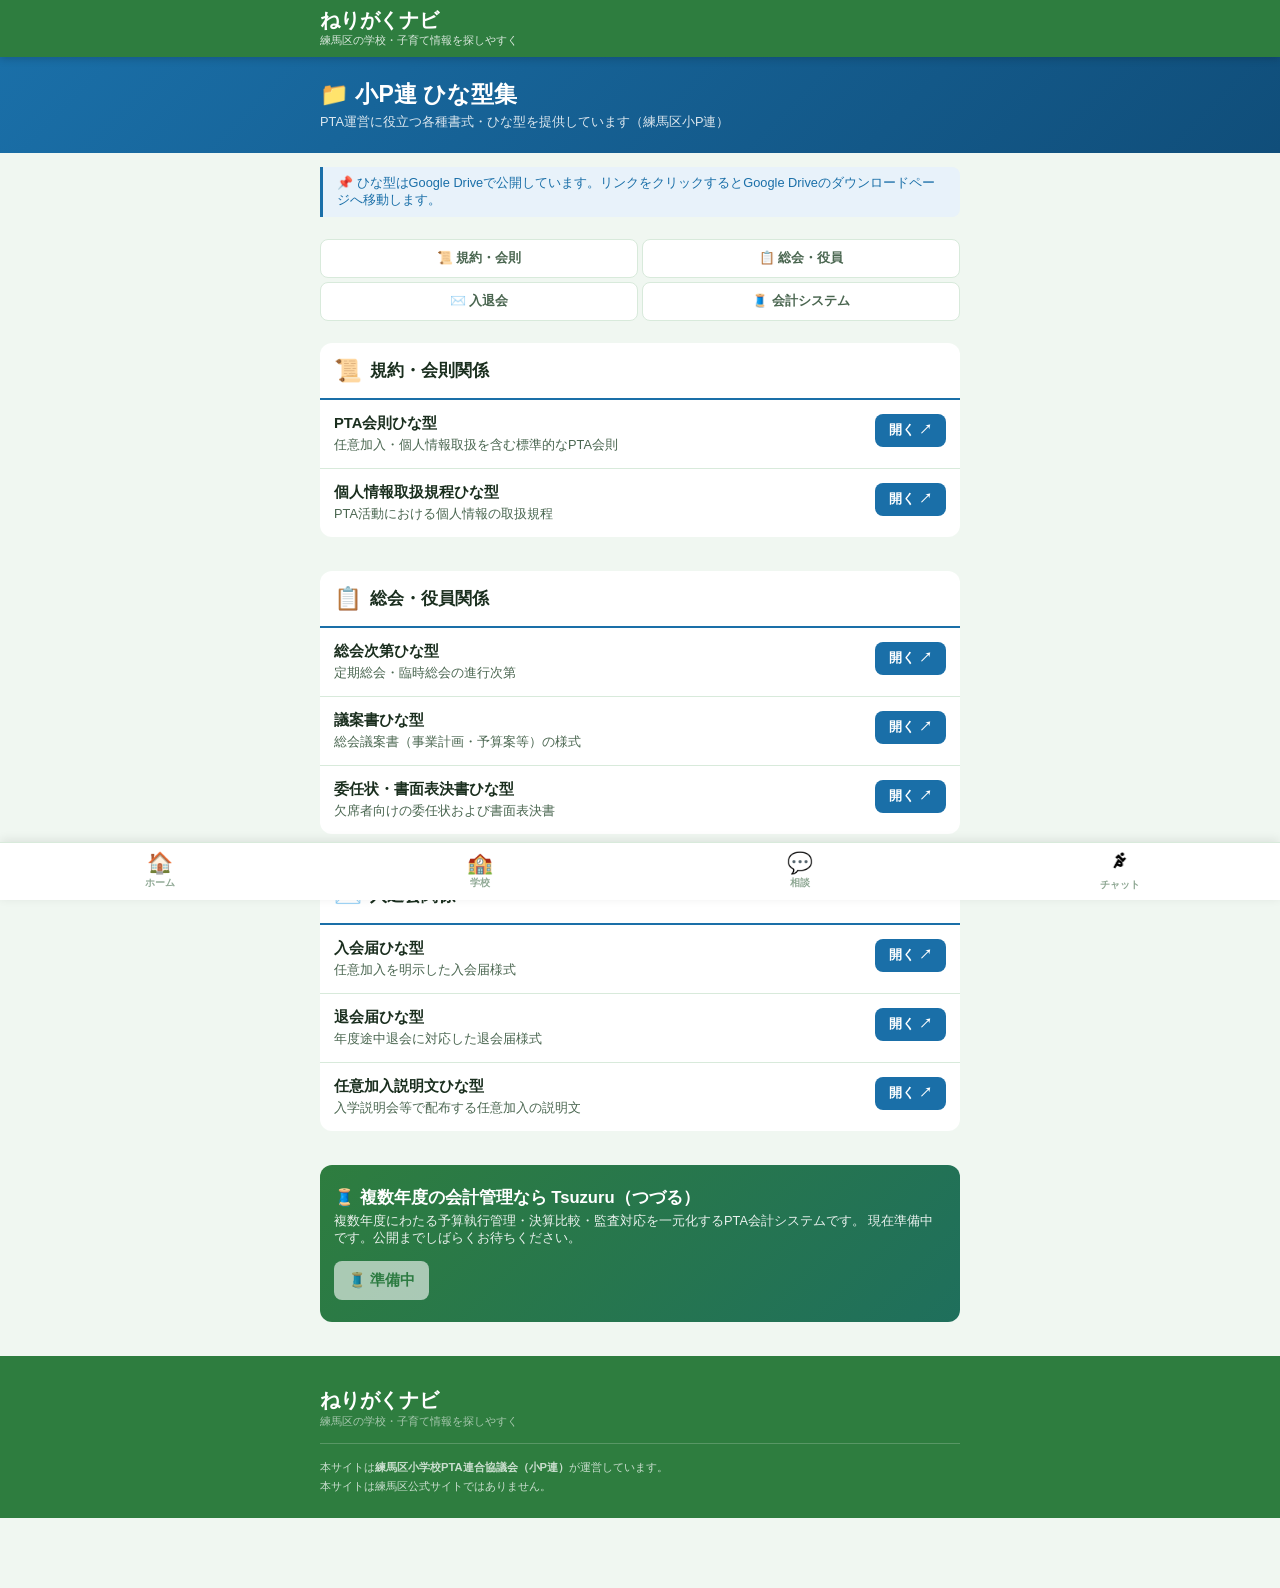
<file: hinagata/index.html>
<!DOCTYPE html>
<html lang="ja">
<head>
  <meta charset="UTF-8">
  <meta name="viewport" content="width=device-width, initial-scale=1.0">
  <meta name="description" content="練馬区小学校PTA連合協議会が提供するPTA運営のひな型集。会則・総会資料・入会届・会計書類等を掲載。">
  <title>ひな型集 ｜ ねりがくナビ</title>
  <link rel="stylesheet" href="/css/style.css">
  <style>
    .page-hero {
      background: linear-gradient(135deg, var(--color-blue-main) 0%, #104e7a 100%);
      color: white;
      padding: var(--space-lg) var(--space-md);
    }
    .page-hero-inner { max-width: var(--max-width); margin: 0 auto; }
    .page-hero h1 { font-size: var(--font-size-xl); font-weight: 800; }
    .page-hero p { font-size: var(--font-size-sm); opacity: 0.85; margin-top: 4px; }

    .hinagata-note {
      background: var(--color-blue-light);
      border-left: 3px solid var(--color-blue-main);
      border-radius: 0 var(--radius-sm) var(--radius-sm) 0;
      padding: var(--space-sm) var(--space-md);
      font-size: var(--font-size-sm);
      color: var(--color-blue-main);
      margin-bottom: var(--space-lg);
    }

    .hinagata-toc {
      display: grid;
      grid-template-columns: 1fr 1fr;
      gap: var(--space-xs);
      margin-bottom: var(--space-lg);
    }
    .toc-link {
      background: var(--color-surface);
      border: 1.5px solid var(--color-border);
      border-radius: var(--radius-sm);
      padding: 10px var(--space-sm);
      font-size: var(--font-size-sm);
      font-weight: 700;
      text-align: center;
      text-decoration: none;
      color: var(--color-text-sub);
      transition: border-color 0.15s, color 0.15s;
    }
    .toc-link:hover { border-color: var(--color-blue-main); color: var(--color-blue-main); }

    .hinagata-section { margin-bottom: var(--space-xl); scroll-margin-top: 80px; }
    .hinagata-section-heading {
      display: flex;
      align-items: center;
      gap: var(--space-sm);
      background: var(--color-surface);
      border-radius: var(--radius-md) var(--radius-md) 0 0;
      border-bottom: 2px solid var(--color-blue-main);
      padding: var(--space-md);
    }
    .hinagata-section-heading h2 { font-size: var(--font-size-md); font-weight: 800; }
    .hs-icon { font-size: 1.4rem; }

    .hinagata-item {
      background: var(--color-surface);
      border-bottom: 1px solid var(--color-border);
      padding: var(--space-md);
      display: flex;
      align-items: flex-start;
      gap: var(--space-md);
    }
    .hinagata-item:last-child {
      border-bottom: none;
      border-radius: 0 0 var(--radius-md) var(--radius-md);
    }
    .hinagata-item-text { flex: 1; }
    .hinagata-item-title { font-weight: 700; margin-bottom: 4px; }
    .hinagata-item-desc { font-size: var(--font-size-sm); color: var(--color-text-sub); }
    .dl-btn {
      flex-shrink: 0;
      background: var(--color-blue-main);
      color: white;
      border-radius: var(--radius-sm);
      padding: 8px 14px;
      font-size: var(--font-size-sm);
      font-weight: 700;
      text-decoration: none;
      white-space: nowrap;
      transition: opacity 0.15s;
    }
    .dl-btn:hover { opacity: 0.85; }
    .dl-btn.disabled {
      background: var(--color-border);
      color: var(--color-text-muted);
      cursor: default;
      pointer-events: none;
    }

    .tsuzuru-section {
      background: linear-gradient(135deg, var(--color-green-main) 0%, #1f6f5c 100%);
      border-radius: var(--radius-md);
      padding: var(--space-lg) var(--space-md);
      margin-bottom: var(--space-xl);
      color: white;
    }
    .tsuzuru-section h2 { font-size: var(--font-size-md); font-weight: 800; margin-bottom: var(--space-xs); }
    .tsuzuru-section p { font-size: var(--font-size-sm); opacity: 0.9; margin-bottom: var(--space-md); }
    .tsuzuru-btn {
      display: inline-flex;
      align-items: center;
      gap: 6px;
      background: white;
      color: var(--color-green-main);
      border-radius: var(--radius-sm);
      padding: 10px var(--space-md);
      font-weight: 800;
      font-size: var(--font-size-base);
      text-decoration: none;
      transition: opacity 0.15s;
    }
    .tsuzuru-btn:hover { opacity: 0.9; }
  </style>
</head>
<body>

<header class="site-header" role="banner">
  <div class="header-inner">
    <div class="header-brand">
      <a href="/" style="color:white; text-decoration:none;">
        <div class="site-name">ねりがくナビ</div>
        <div class="site-tagline">練馬区の学校・子育て情報を探しやすく</div>
      </a>
    </div>
  </div>
</header>

<div class="page-hero">
  <div class="page-hero-inner">
    <h1>📁 小P連 ひな型集</h1>
    <p>PTA運営に役立つ各種書式・ひな型を提供しています（練馬区小P連）</p>
  </div>
</div>

<main>
  <div class="section">
    <div class="section-inner">

      <div class="hinagata-note">
        📌 ひな型はGoogle Driveで公開しています。リンクをクリックするとGoogle Driveのダウンロードページへ移動します。
      </div>

      <!-- 目次 -->
      <nav aria-label="ひな型カテゴリ">
        <div class="hinagata-toc">
          <a href="#rules" class="toc-link">📜 規約・会則</a>
          <a href="#assembly" class="toc-link">📋 総会・役員</a>
          <a href="#membership" class="toc-link">✉️ 入退会</a>
          <a href="#tsuzuru" class="toc-link">🧵 会計システム</a>
        </div>
      </nav>

      <!-- 規約・会則 -->
      <section id="rules" class="hinagata-section" aria-labelledby="cat-rules">
        <div class="hinagata-section-heading">
          <span class="hs-icon" aria-hidden="true">📜</span>
          <h2 id="cat-rules">規約・会則関係</h2>
        </div>
        <div class="hinagata-item">
          <div class="hinagata-item-text">
            <div class="hinagata-item-title">PTA会則ひな型</div>
            <div class="hinagata-item-desc">任意加入・個人情報取扱を含む標準的なPTA会則</div>
          </div>
          <a href="https://drive.google.com/drive/folders/1FbEWzj_BWBAlU6qRRu-_kffH6oNe4BcH?usp=drive_link" class="dl-btn" target="_blank" rel="noopener noreferrer" aria-label="PTA会則ひな型（準備中）">開く ↗</a>
        </div>
        <div class="hinagata-item">
          <div class="hinagata-item-text">
            <div class="hinagata-item-title">個人情報取扱規程ひな型</div>
            <div class="hinagata-item-desc">PTA活動における個人情報の取扱規程</div>
          </div>
          <a href="https://drive.google.com/drive/folders/1FbEWzj_BWBAlU6qRRu-_kffH6oNe4BcH?usp=drive_link" class="dl-btn" target="_blank" rel="noopener noreferrer" aria-label="個人情報取扱規程ひな型（準備中）">開く ↗</a>
        </div>
      </section>

      <!-- 総会・役員 -->
      <section id="assembly" class="hinagata-section" aria-labelledby="cat-assembly">
        <div class="hinagata-section-heading">
          <span class="hs-icon" aria-hidden="true">📋</span>
          <h2 id="cat-assembly">総会・役員関係</h2>
        </div>
        <div class="hinagata-item">
          <div class="hinagata-item-text">
            <div class="hinagata-item-title">総会次第ひな型</div>
            <div class="hinagata-item-desc">定期総会・臨時総会の進行次第</div>
          </div>
          <a href="https://drive.google.com/drive/folders/1FbEWzj_BWBAlU6qRRu-_kffH6oNe4BcH?usp=drive_link" class="dl-btn" target="_blank" rel="noopener noreferrer">開く ↗</a>
        </div>
        <div class="hinagata-item">
          <div class="hinagata-item-text">
            <div class="hinagata-item-title">議案書ひな型</div>
            <div class="hinagata-item-desc">総会議案書（事業計画・予算案等）の様式</div>
          </div>
          <a href="https://drive.google.com/drive/folders/1FbEWzj_BWBAlU6qRRu-_kffH6oNe4BcH?usp=drive_link" class="dl-btn" target="_blank" rel="noopener noreferrer">開く ↗</a>
        </div>
        <div class="hinagata-item">
          <div class="hinagata-item-text">
            <div class="hinagata-item-title">委任状・書面表決書ひな型</div>
            <div class="hinagata-item-desc">欠席者向けの委任状および書面表決書</div>
          </div>
          <a href="https://drive.google.com/drive/folders/1FbEWzj_BWBAlU6qRRu-_kffH6oNe4BcH?usp=drive_link" class="dl-btn" target="_blank" rel="noopener noreferrer">開く ↗</a>
        </div>
      </section>

      <!-- 入退会 -->
      <section id="membership" class="hinagata-section" aria-labelledby="cat-membership">
        <div class="hinagata-section-heading">
          <span class="hs-icon" aria-hidden="true">✉️</span>
          <h2 id="cat-membership">入退会関係</h2>
        </div>
        <div class="hinagata-item">
          <div class="hinagata-item-text">
            <div class="hinagata-item-title">入会届ひな型</div>
            <div class="hinagata-item-desc">任意加入を明示した入会届様式</div>
          </div>
          <a href="https://drive.google.com/drive/folders/1FbEWzj_BWBAlU6qRRu-_kffH6oNe4BcH?usp=drive_link" class="dl-btn" target="_blank" rel="noopener noreferrer">開く ↗</a>
        </div>
        <div class="hinagata-item">
          <div class="hinagata-item-text">
            <div class="hinagata-item-title">退会届ひな型</div>
            <div class="hinagata-item-desc">年度途中退会に対応した退会届様式</div>
          </div>
          <a href="https://drive.google.com/drive/folders/1FbEWzj_BWBAlU6qRRu-_kffH6oNe4BcH?usp=drive_link" class="dl-btn" target="_blank" rel="noopener noreferrer">開く ↗</a>
        </div>
        <div class="hinagata-item">
          <div class="hinagata-item-text">
            <div class="hinagata-item-title">任意加入説明文ひな型</div>
            <div class="hinagata-item-desc">入学説明会等で配布する任意加入の説明文</div>
          </div>
          <a href="https://drive.google.com/drive/folders/1FbEWzj_BWBAlU6qRRu-_kffH6oNe4BcH?usp=drive_link" class="dl-btn" target="_blank" rel="noopener noreferrer">開く ↗</a>
        </div>
      </section>

      <!-- Tsuzuru -->
      <section id="tsuzuru" class="tsuzuru-section" aria-labelledby="cat-tsuzuru">
        <h2 id="cat-tsuzuru">🧵 複数年度の会計管理なら Tsuzuru（つづる）</h2>
        <p>
          複数年度にわたる予算執行管理・決算比較・監査対応を一元化するPTA会計システムです。
          現在準備中です。公開までしばらくお待ちください。
        </p>
        <span class="tsuzuru-btn" style="opacity:.6; cursor:default;">🧵 準備中</span>
      </section>

    </div>
  </div>
</main>

<footer class="site-footer" role="contentinfo">
  <div class="footer-inner">
    <div class="footer-brand">
      <div class="site-name">ねりがくナビ</div>
      <div class="site-tagline">練馬区の学校・子育て情報を探しやすく</div>
    </div>
    <p class="footer-disclaimer">
      本サイトは<strong>練馬区小学校PTA連合協議会（小P連）</strong>が運営しています。<br>
      本サイトは練馬区公式サイトではありません。
    </p>
  </div>
</footer>

<nav class="bottom-nav" role="navigation" aria-label="メインナビゲーション">
  <a href="/" class="nav-item" aria-label="ホーム">
    <span class="nav-icon">🏠</span><span>ホーム</span>
  </a>
  <a href="https://www.city.nerima.tokyo.jp/shisetsu/gakko/sho/index.html"
     class="nav-item" target="_blank" rel="noopener noreferrer" aria-label="学校">
    <span class="nav-icon">🏫</span><span>学校</span>
  </a>
  <a href="/soudan/" class="nav-item" aria-label="相談">
    <span class="nav-icon">💬</span><span>相談</span>
  </a>
  <a href="https://line.me/ti/g2/fMlpivg3_bPqLwk0V5b9CKYP1TZJrXjJ4o-lQQ?utm_source=invitation&utm_medium=link_copy&utm_campaign=default"
     class="nav-item" target="_blank" rel="noopener noreferrer" aria-label="オープンチャット">
    <span class="nav-icon"><img src="/images/kopren-icon.webp" alt="小P連" style="width:1.3rem;height:1.3rem;object-fit:contain;"></span><span>チャット</span>
  </a>
</nav>

<script src="/js/main.js"></script>
</body>
</html>
</file>
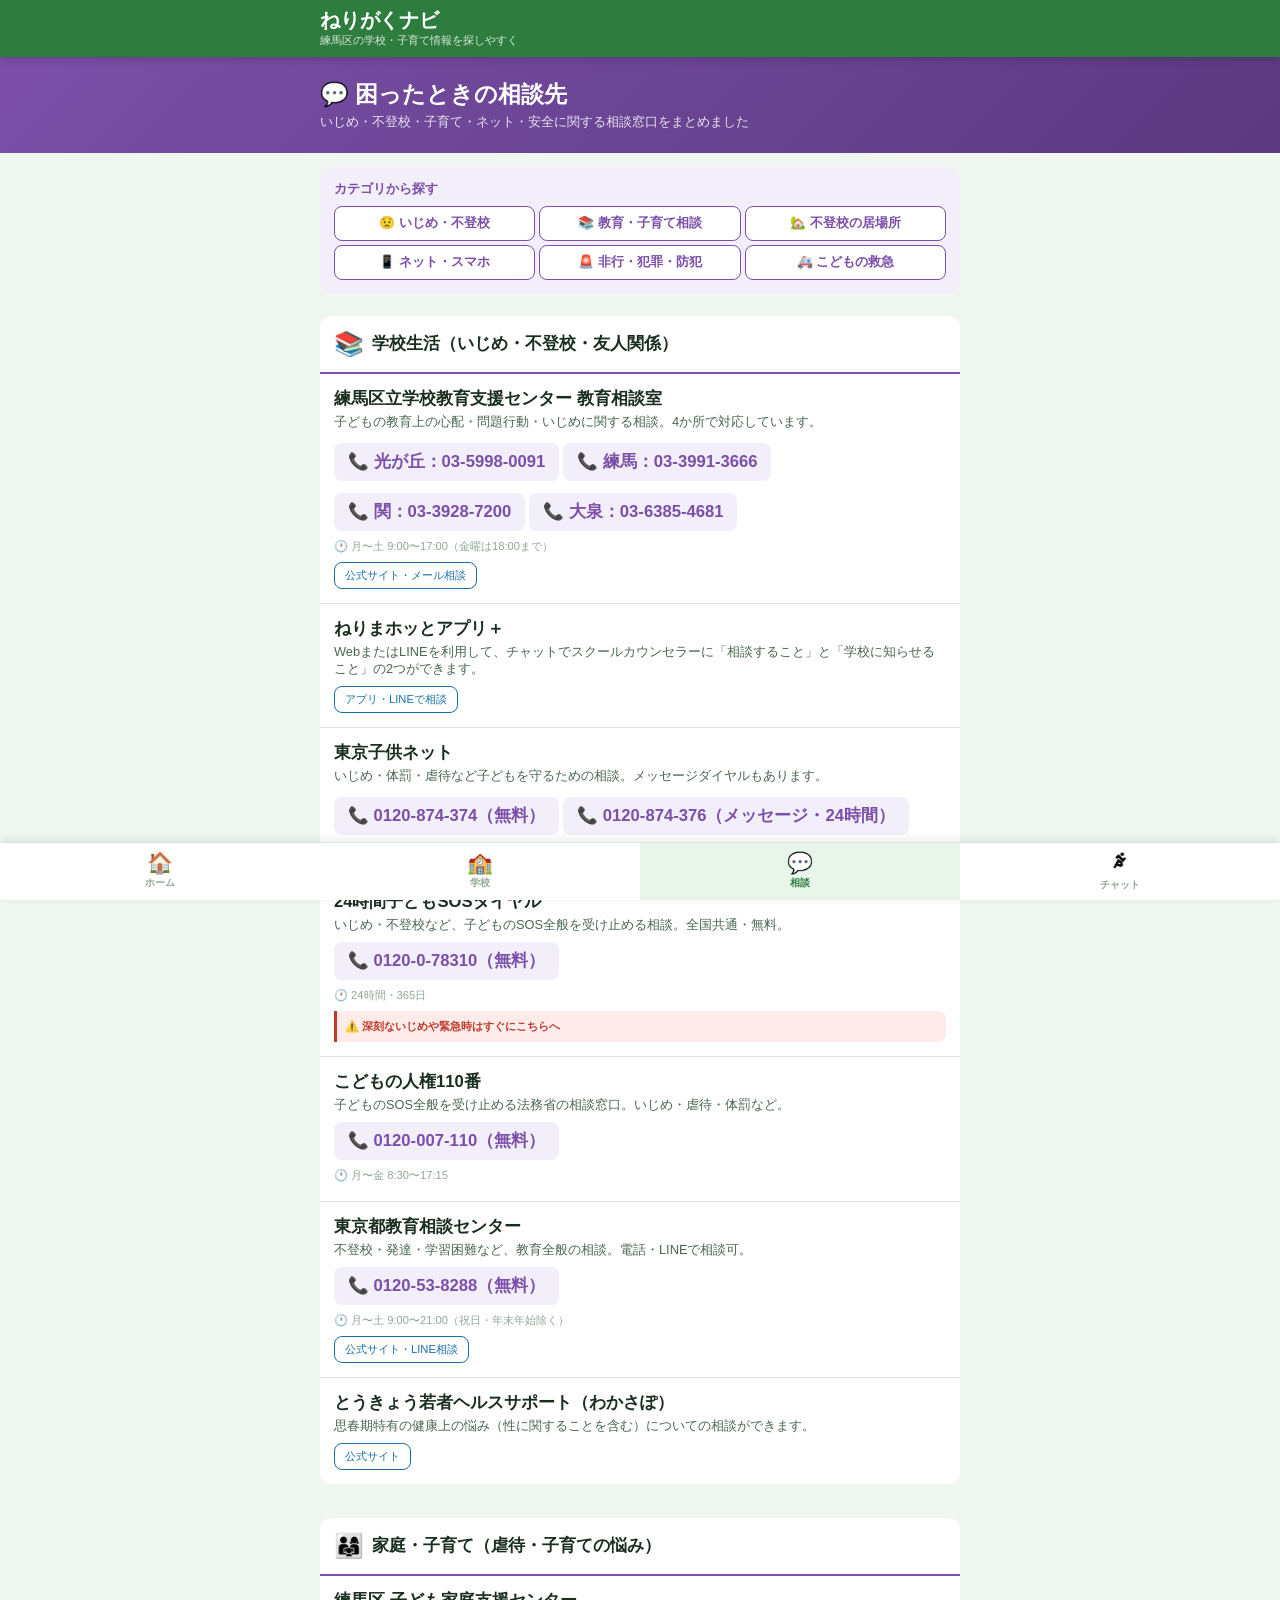
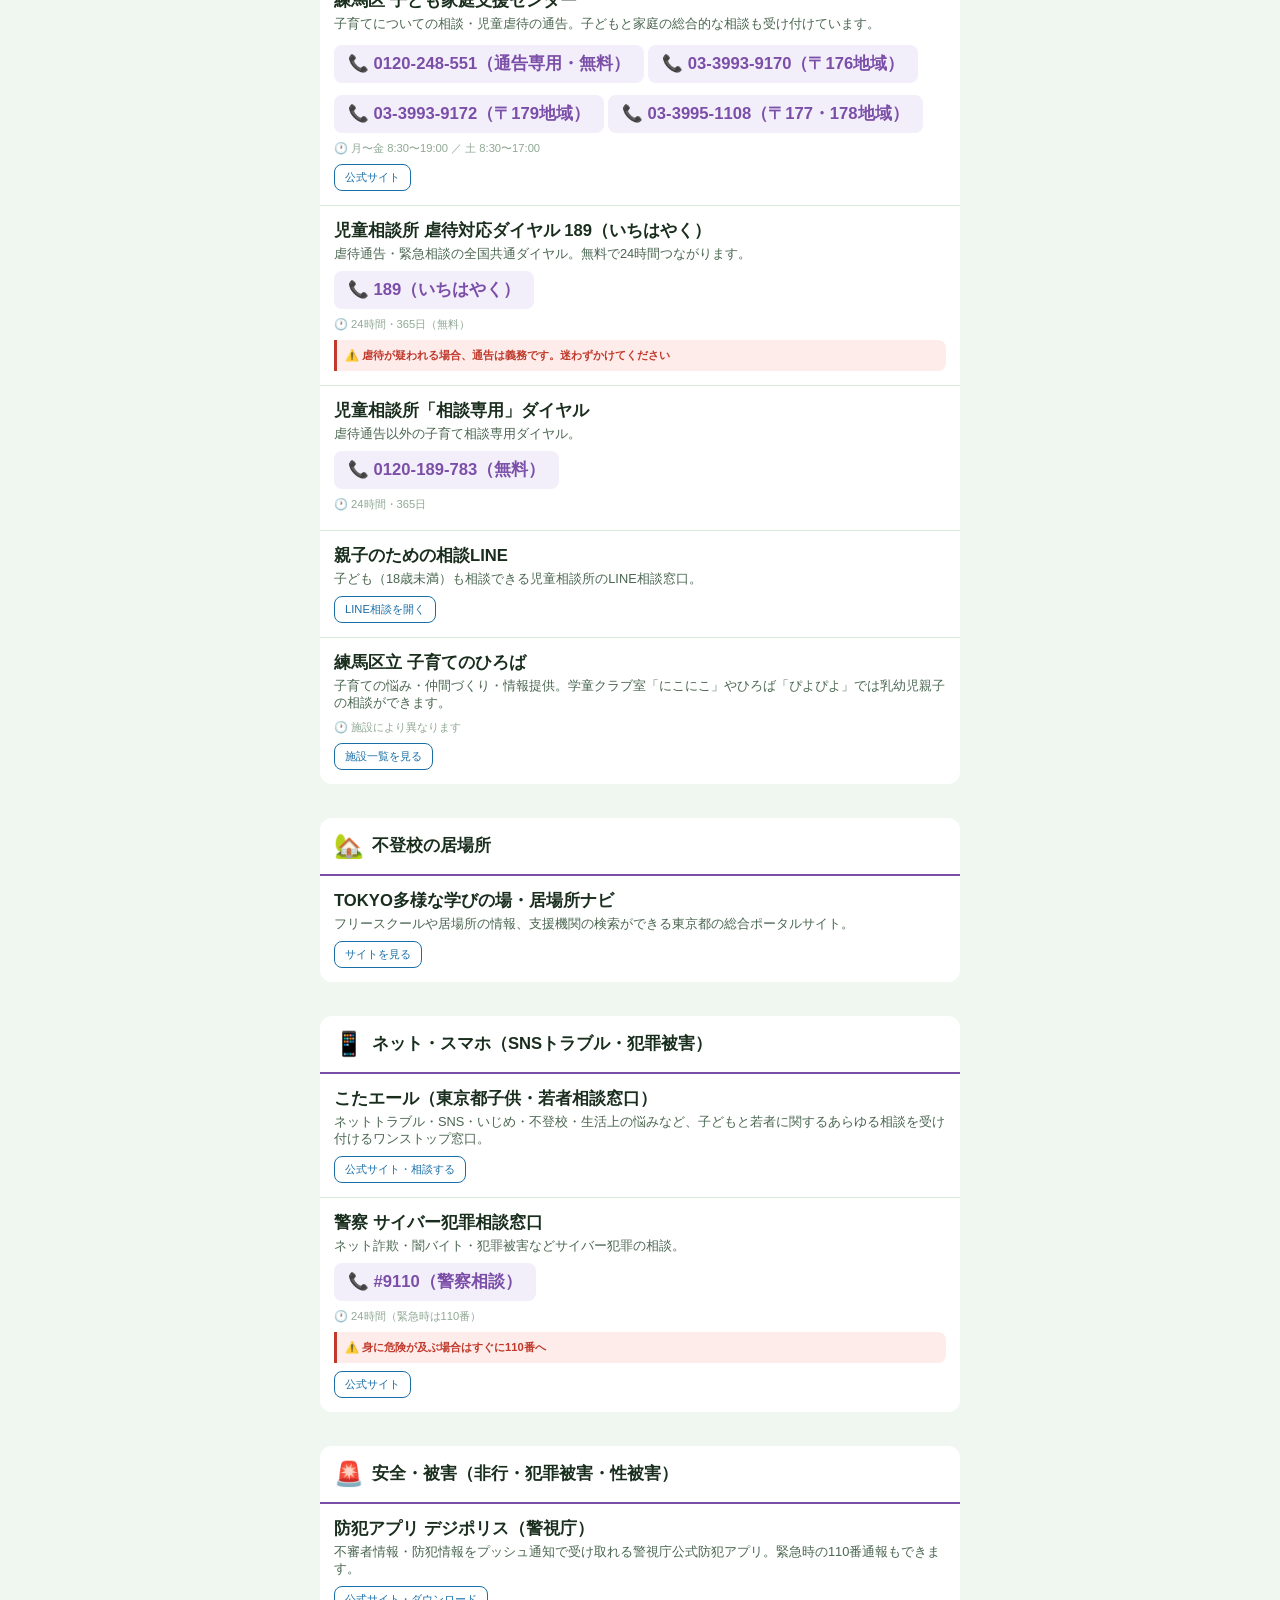
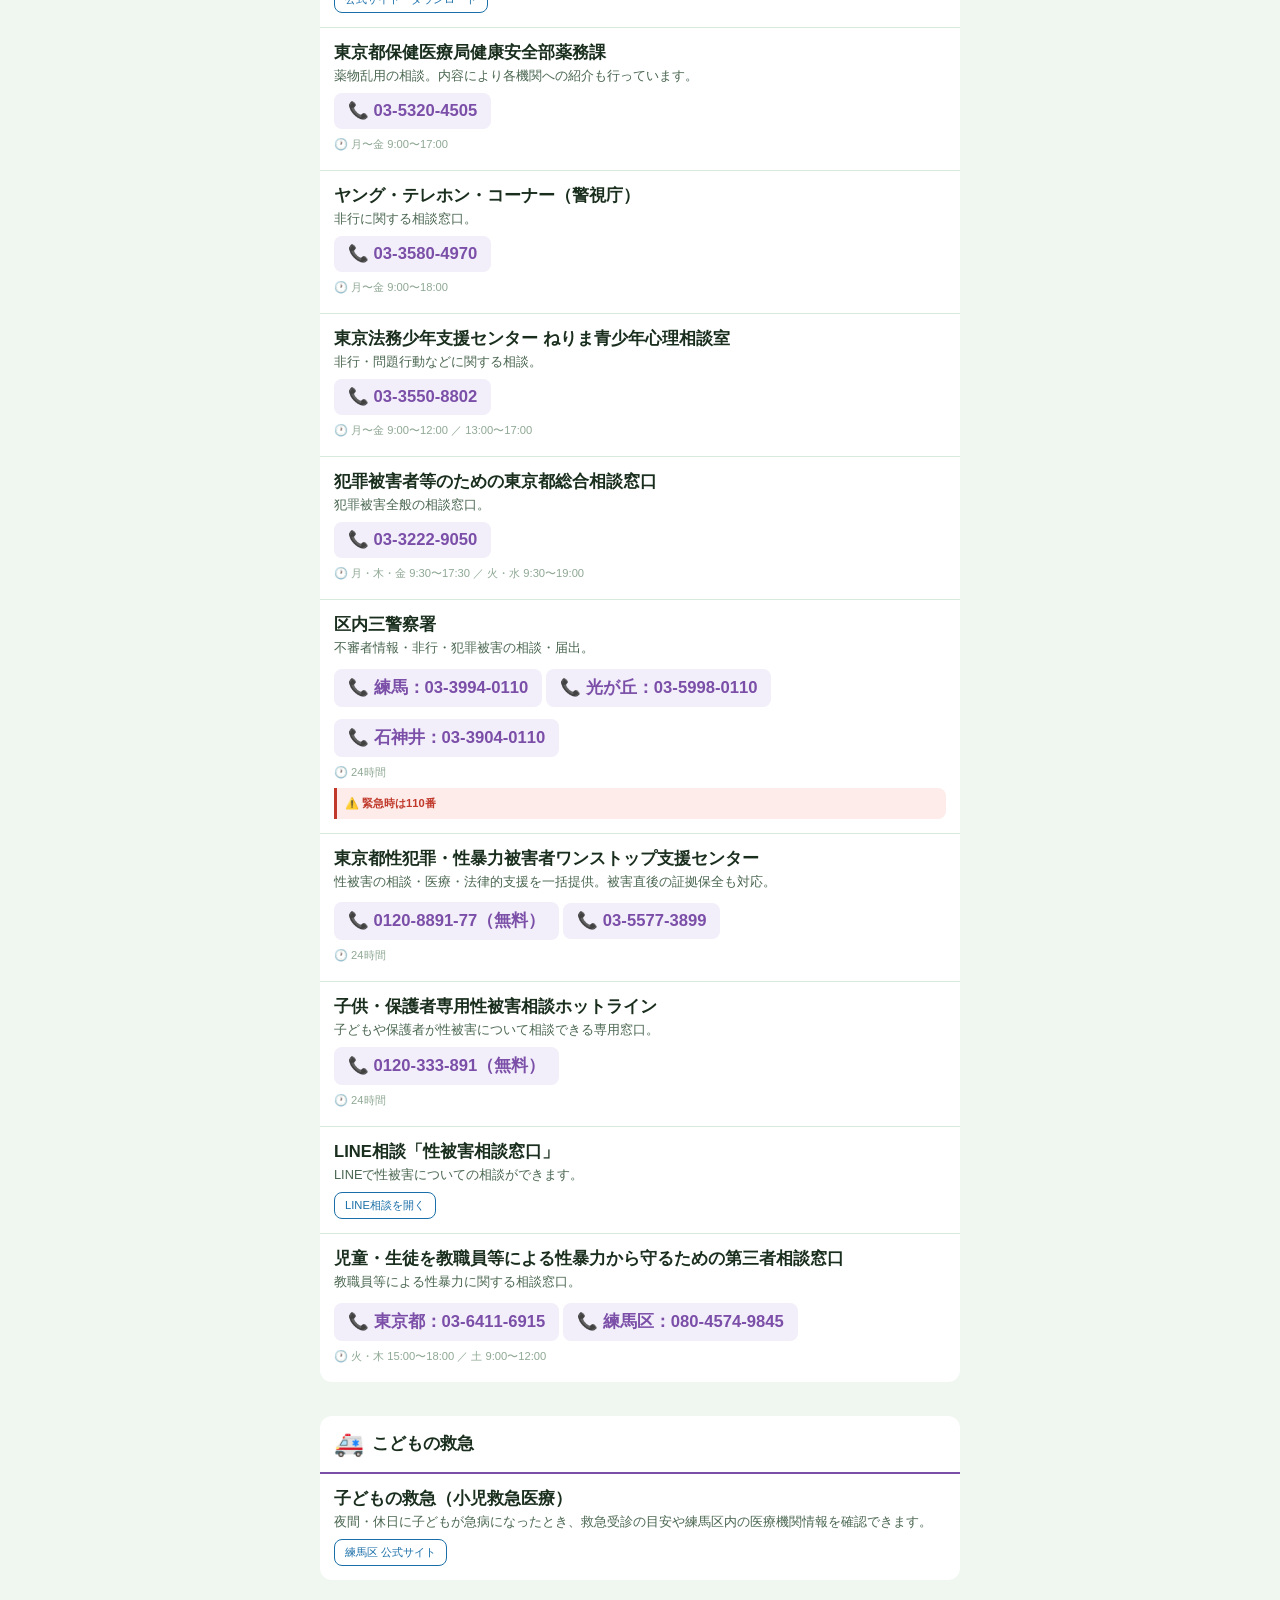
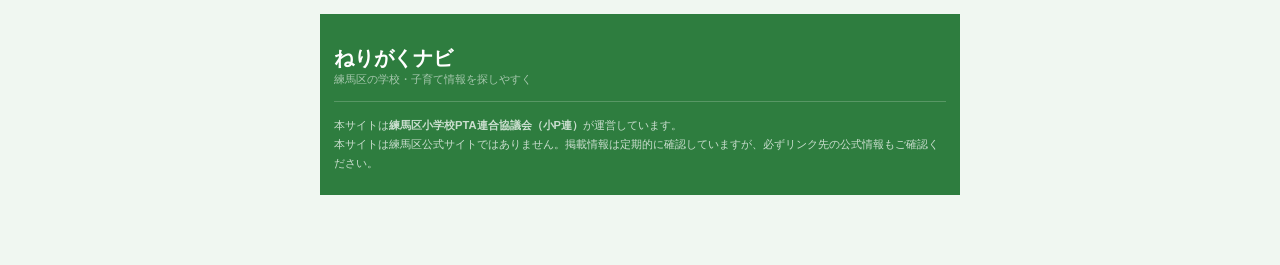
<file: soudan/index.html>
<!DOCTYPE html>
<html lang="ja">
<head>
  <meta charset="UTF-8">
  <meta name="viewport" content="width=device-width, initial-scale=1.0">
  <meta name="description" content="練馬区内のいじめ・不登校・子育て・ネット・安全に関する相談先一覧。24時間対応窓口も掲載。">
  <title>相談先 ｜ ねりがくナビ</title>
  <link rel="stylesheet" href="/css/style.css">
  <style>
    .page-hero {
      background: linear-gradient(135deg, #7b4fa8 0%, #5a3a80 100%);
      color: white;
      padding: var(--space-lg) var(--space-md);
    }
    .page-hero-inner {
      max-width: var(--max-width);
      margin: 0 auto;
    }
    .page-hero h1 { font-size: var(--font-size-xl); font-weight: 800; }
    .page-hero p { font-size: var(--font-size-sm); opacity: 0.85; margin-top: 4px; }

    .soudan-toc {
      background: var(--color-purple-light);
      border-radius: var(--radius-md);
      padding: var(--space-md);
      margin-bottom: var(--space-lg);
    }
    .soudan-toc h2 {
      font-size: var(--font-size-sm);
      color: var(--color-purple);
      font-weight: 700;
      margin-bottom: var(--space-sm);
    }
    .toc-grid {
      display: grid;
      grid-template-columns: 1fr 1fr 1fr;
      gap: var(--space-xs);
    }
    .toc-btn {
      background: white;
      border: 1.5px solid var(--color-purple);
      color: var(--color-purple);
      border-radius: var(--radius-sm);
      padding: 8px 12px;
      font-size: var(--font-size-sm);
      font-weight: 700;
      text-align: center;
      text-decoration: none;
      transition: background 0.15s, color 0.15s;
    }
    .toc-btn:hover { background: var(--color-purple); color: white; }

    .soudan-category {
      margin-bottom: var(--space-xl);
      scroll-margin-top: 80px;
    }
    .category-heading {
      background: var(--color-surface);
      border-radius: var(--radius-md) var(--radius-md) 0 0;
      padding: var(--space-md);
      border-bottom: 2px solid var(--color-purple);
      display: flex;
      align-items: center;
      gap: var(--space-sm);
    }
    .category-heading h2 {
      font-size: var(--font-size-md);
      font-weight: 800;
    }
    .category-heading .cat-icon { font-size: 1.5rem; }

    .soudan-card {
      background: var(--color-surface);
      padding: var(--space-md);
      border-bottom: 1px solid var(--color-border);
    }
    .soudan-card:last-child {
      border-bottom: none;
      border-radius: 0 0 var(--radius-md) var(--radius-md);
    }
    .soudan-card-name {
      font-weight: 800;
      font-size: var(--font-size-md);
      margin-bottom: 4px;
    }
    .soudan-card-desc {
      font-size: var(--font-size-sm);
      color: var(--color-text-sub);
      margin-bottom: var(--space-sm);
    }
    .soudan-card-phone {
      display: inline-flex;
      align-items: center;
      gap: 6px;
      background: var(--color-purple-light);
      color: var(--color-purple);
      border-radius: var(--radius-sm);
      padding: 8px 14px;
      font-weight: 800;
      font-size: var(--font-size-md);
      margin-bottom: var(--space-sm);
      text-decoration: none;
      transition: background 0.15s;
    }
    .soudan-card-phone:hover { background: #e4d7f7; }
    .soudan-card-hours {
      font-size: var(--font-size-xs);
      color: var(--color-text-muted);
      display: flex;
      align-items: center;
      gap: 4px;
      margin-bottom: var(--space-xs);
    }
    .soudan-card-urgent {
      background: var(--color-red-light);
      border-left: 3px solid var(--color-red-urgent);
      border-radius: 0 var(--radius-sm) var(--radius-sm) 0;
      padding: 8px var(--space-sm);
      font-size: var(--font-size-xs);
      color: var(--color-red-urgent);
      font-weight: 700;
      margin-top: var(--space-sm);
    }
    .soudan-card-links {
      display: flex;
      gap: var(--space-xs);
      margin-top: var(--space-sm);
      flex-wrap: wrap;
    }
    .link-btn {
      font-size: var(--font-size-xs);
      padding: 5px 10px;
      border-radius: var(--radius-sm);
      border: 1.5px solid var(--color-border);
      color: var(--color-text-sub);
      text-decoration: none;
      transition: border-color 0.15s, color 0.15s;
    }
    .link-btn:hover { border-color: var(--color-purple); color: var(--color-purple); }
    .link-btn.web { border-color: var(--color-blue-main); color: var(--color-blue-main); }

    .emergency-banner {
      background: var(--color-red-urgent);
      color: white;
      border-radius: var(--radius-md);
      padding: var(--space-md);
      margin-bottom: var(--space-lg);
      display: flex;
      align-items: center;
      gap: var(--space-md);
    }
    .emergency-banner .eb-icon { font-size: 2rem; flex-shrink: 0; }
    .emergency-banner .eb-text { flex: 1; }
    .emergency-banner .eb-title { font-weight: 800; font-size: var(--font-size-md); }
    .emergency-banner .eb-sub { font-size: var(--font-size-xs); opacity: 0.9; margin-top: 2px; }
    .emergency-banner a {
      background: white;
      color: var(--color-red-urgent);
      border-radius: var(--radius-sm);
      padding: 8px 14px;
      font-weight: 800;
      font-size: var(--font-size-md);
      flex-shrink: 0;
    }
  </style>
</head>
<body>

<header class="site-header" role="banner">
  <div class="header-inner">
    <div class="header-brand">
      <a href="/" style="color:white; text-decoration:none;">
        <div class="site-name">ねりがくナビ</div>
        <div class="site-tagline">練馬区の学校・子育て情報を探しやすく</div>
      </a>
    </div>
  </div>
</header>

<div class="page-hero">
  <div class="page-hero-inner">
    <h1>💬 困ったときの相談先</h1>
    <p>いじめ・不登校・子育て・ネット・安全に関する相談窓口をまとめました</p>
  </div>
</div>

<main>
  <div class="section">
    <div class="section-inner">

      <!-- 緊急バナー -->

      <!-- 目次 -->
      <div class="soudan-toc">
        <h2>カテゴリから探す</h2>
        <div class="toc-grid">
          <a href="#school"   class="toc-btn">😟 いじめ・不登校</a>
          <a href="#family"   class="toc-btn">📚 教育・子育て相談</a>
          <a href="#ibasho"   class="toc-btn">🏡 不登校の居場所</a>
          <a href="#net"      class="toc-btn">📱 ネット・スマホ</a>
          <a href="#safety"   class="toc-btn">🚨 非行・犯罪・防犯</a>
          <a href="#kyukyu"   class="toc-btn">🚑 こどもの救急</a>
        </div>
      </div>

      <!-- 学校生活 -->
      <section id="school" class="soudan-category" aria-labelledby="cat-school">
        <div class="category-heading">
          <span class="cat-icon" aria-hidden="true">📚</span>
          <h2 id="cat-school">学校生活（いじめ・不登校・友人関係）</h2>
        </div>

        <div class="soudan-card">
          <div class="soudan-card-name">練馬区立学校教育支援センター 教育相談室</div>
          <div class="soudan-card-desc">子どもの教育上の心配・問題行動・いじめに関する相談。4か所で対応しています。</div>
          <a href="tel:0359985091" class="soudan-card-phone">📞 光が丘：03-5998-0091</a>
          <a href="tel:0339913666" class="soudan-card-phone" style="margin-top:4px;">📞 練馬：03-3991-3666</a>
          <a href="tel:0339287200" class="soudan-card-phone" style="margin-top:4px;">📞 関：03-3928-7200</a>
          <a href="tel:0363854681" class="soudan-card-phone" style="margin-top:4px;">📞 大泉：03-6385-4681</a>
          <div class="soudan-card-hours">🕐 月〜土 9:00〜17:00（金曜は18:00まで）</div>
          <div class="soudan-card-links">
            <a href="https://www.city.nerima.tokyo.jp/kosodatekyoiku/kyoiku/gakko/kyoikucenter/soudan/kyoikusodanshitsu.html#cms34529" class="link-btn web ext-icon" target="_blank" rel="noopener noreferrer">公式サイト・メール相談</a>
          </div>
        </div>

        <div class="soudan-card">
          <div class="soudan-card-name">ねりまホッとアプリ＋</div>
          <div class="soudan-card-desc">WebまたはLINEを利用して、チャットでスクールカウンセラーに「相談すること」と「学校に知らせること」の2つができます。</div>
          <div class="soudan-card-links">
            <a href="https://www.city.nerima.tokyo.jp/kosodatekyoiku/kyoiku/gakko/kyoikucenter/soudan/nerima_hot_app_plus.html" class="link-btn web ext-icon" target="_blank" rel="noopener noreferrer">アプリ・LINEで相談</a>
          </div>
        </div>

        <div class="soudan-card">
          <div class="soudan-card-name">東京子供ネット</div>
          <div class="soudan-card-desc">いじめ・体罰・虐待など子どもを守るための相談。メッセージダイヤルもあります。</div>
          <a href="tel:0120874374" class="soudan-card-phone">📞 0120-874-374（無料）</a>
          <a href="tel:0120874376" class="soudan-card-phone" style="margin-top:4px;">📞 0120-874-376（メッセージ・24時間）</a>
          <div class="soudan-card-hours">🕐 月〜金 9:00〜21:00 ／ 土日祝 9:00〜17:00</div>
        </div>

        <div class="soudan-card">
          <div class="soudan-card-name">24時間子どもSOSダイヤル</div>
          <div class="soudan-card-desc">いじめ・不登校など、子どものSOS全般を受け止める相談。全国共通・無料。</div>
          <a href="tel:0120078310" class="soudan-card-phone">📞 0120-0-78310（無料）</a>
          <div class="soudan-card-hours">🕐 24時間・365日</div>
          <div class="soudan-card-urgent">⚠️ 深刻ないじめや緊急時はすぐにこちらへ</div>
        </div>

        <div class="soudan-card">
          <div class="soudan-card-name">こどもの人権110番</div>
          <div class="soudan-card-desc">子どものSOS全般を受け止める法務省の相談窓口。いじめ・虐待・体罰など。</div>
          <a href="tel:0120007110" class="soudan-card-phone">📞 0120-007-110（無料）</a>
          <div class="soudan-card-hours">🕐 月〜金 8:30〜17:15</div>
        </div>

        <div class="soudan-card">
          <div class="soudan-card-name">東京都教育相談センター</div>
          <div class="soudan-card-desc">不登校・発達・学習困難など、教育全般の相談。電話・LINEで相談可。</div>
          <a href="tel:0120538288" class="soudan-card-phone">📞 0120-53-8288（無料）</a>
          <div class="soudan-card-hours">🕐 月〜土 9:00〜21:00（祝日・年末年始除く）</div>
          <div class="soudan-card-links">
            <a href="https://e-sodan.metro.tokyo.lg.jp/" class="link-btn web ext-icon" target="_blank" rel="noopener noreferrer">公式サイト・LINE相談</a>
          </div>
        </div>

        <div class="soudan-card">
          <div class="soudan-card-name">とうきょう若者ヘルスサポート（わかさぽ）</div>
          <div class="soudan-card-desc">思春期特有の健康上の悩み（性に関することを含む）についての相談ができます。</div>
          <div class="soudan-card-links">
            <a href="https://www.fukushi.metro.tokyo.lg.jp/kodomo/sodan/wakasapo" class="link-btn web ext-icon" target="_blank" rel="noopener noreferrer">公式サイト</a>
          </div>
        </div>

      </section>

      <!-- 家庭・子育て -->
      <section id="family" class="soudan-category" aria-labelledby="cat-family">
        <div class="category-heading">
          <span class="cat-icon" aria-hidden="true">👨‍👩‍👧</span>
          <h2 id="cat-family">家庭・子育て（虐待・子育ての悩み）</h2>
        </div>

        <div class="soudan-card">
          <div class="soudan-card-name">練馬区 子ども家庭支援センター</div>
          <div class="soudan-card-desc">子育てについての相談・児童虐待の通告。子どもと家庭の総合的な相談も受け付けています。</div>
          <a href="tel:0120248551" class="soudan-card-phone">📞 0120-248-551（通告専用・無料）</a>
          <a href="tel:0339939170" class="soudan-card-phone" style="margin-top:4px;">📞 03-3993-9170（〒176地域）</a>
          <a href="tel:0339939172" class="soudan-card-phone" style="margin-top:4px;">📞 03-3993-9172（〒179地域）</a>
          <a href="tel:0339951108" class="soudan-card-phone" style="margin-top:4px;">📞 03-3995-1108（〒177・178地域）</a>
          <div class="soudan-card-hours">🕐 月〜金 8:30〜19:00 ／ 土 8:30〜17:00</div>
          <div class="soudan-card-links">
            <a href="https://www.city.nerima.tokyo.jp/kosodatekyoiku/kodomo/sodan/kodomokateicenter/index.html" class="link-btn web ext-icon" target="_blank" rel="noopener noreferrer">公式サイト</a>
          </div>
        </div>

        <div class="soudan-card">
          <div class="soudan-card-name">児童相談所 虐待対応ダイヤル 189（いちはやく）</div>
          <div class="soudan-card-desc">虐待通告・緊急相談の全国共通ダイヤル。無料で24時間つながります。</div>
          <a href="tel:189" class="soudan-card-phone">📞 189（いちはやく）</a>
          <div class="soudan-card-hours">🕐 24時間・365日（無料）</div>
          <div class="soudan-card-urgent">⚠️ 虐待が疑われる場合、通告は義務です。迷わずかけてください</div>
        </div>

        <div class="soudan-card">
          <div class="soudan-card-name">児童相談所「相談専用」ダイヤル</div>
          <div class="soudan-card-desc">虐待通告以外の子育て相談専用ダイヤル。</div>
          <a href="tel:0120189783" class="soudan-card-phone">📞 0120-189-783（無料）</a>
          <div class="soudan-card-hours">🕐 24時間・365日</div>
        </div>

        <div class="soudan-card">
          <div class="soudan-card-name">親子のための相談LINE</div>
          <div class="soudan-card-desc">子ども（18歳未満）も相談できる児童相談所のLINE相談窓口。</div>
          <div class="soudan-card-links">
            <a href="https://kodomoshien.cfa.go.jp/no-gyakutai/oyako-line/" class="link-btn web ext-icon" target="_blank" rel="noopener noreferrer">LINE相談を開く</a>
          </div>
        </div>

        <div class="soudan-card">
          <div class="soudan-card-name">練馬区立 子育てのひろば</div>
          <div class="soudan-card-desc">子育ての悩み・仲間づくり・情報提供。学童クラブ室「にこにこ」やひろば「ぴよぴよ」では乳幼児親子の相談ができます。</div>
          <div class="soudan-card-hours">🕐 施設により異なります</div>
          <div class="soudan-card-links">
            <a href="https://www.city.nerima.tokyo.jp/kosodatekyoiku/kodomo/asobi/hiroba.html" class="link-btn web ext-icon" target="_blank" rel="noopener noreferrer">施設一覧を見る</a>
          </div>
        </div>
      </section>

      <!-- 不登校の居場所 -->
      <section id="ibasho" class="soudan-category" aria-labelledby="cat-ibasho">
        <div class="category-heading">
          <span class="cat-icon" aria-hidden="true">🏡</span>
          <h2 id="cat-ibasho">不登校の居場所</h2>
        </div>

        <div class="soudan-card">
          <div class="soudan-card-name">TOKYO多様な学びの場・居場所ナビ</div>
          <div class="soudan-card-desc">フリースクールや居場所の情報、支援機関の検索ができる東京都の総合ポータルサイト。</div>
          <div class="soudan-card-links">
            <a href="https://www.futoukouportal.metro.tokyo.lg.jp/" class="link-btn web ext-icon" target="_blank" rel="noopener noreferrer">サイトを見る</a>
          </div>
        </div>
      </section>

      <!-- ネット・スマホ -->
      <section id="net" class="soudan-category" aria-labelledby="cat-net">
        <div class="category-heading">
          <span class="cat-icon" aria-hidden="true">📱</span>
          <h2 id="cat-net">ネット・スマホ（SNSトラブル・犯罪被害）</h2>
        </div>

        <div class="soudan-card">
          <div class="soudan-card-name">こたエール（東京都子供・若者相談窓口）</div>
          <div class="soudan-card-desc">ネットトラブル・SNS・いじめ・不登校・生活上の悩みなど、子どもと若者に関するあらゆる相談を受け付けるワンストップ窓口。</div>
          <div class="soudan-card-links">
            <a href="https://www.tokyohelpdesk.metro.tokyo.lg.jp/" class="link-btn web ext-icon" target="_blank" rel="noopener noreferrer">公式サイト・相談する</a>
          </div>
        </div>

        <div class="soudan-card">
          <div class="soudan-card-name">警察 サイバー犯罪相談窓口</div>
          <div class="soudan-card-desc">ネット詐欺・闇バイト・犯罪被害などサイバー犯罪の相談。</div>
          <a href="tel:9110" class="soudan-card-phone" aria-label="警察相談ダイヤル#9110に電話">
            📞 #9110（警察相談）
          </a>
          <div class="soudan-card-hours">🕐 24時間（緊急時は110番）</div>
          <div class="soudan-card-urgent">⚠️ 身に危険が及ぶ場合はすぐに110番へ</div>
          <div class="soudan-card-links">
            <a href="https://www.npa.go.jp/bureau/cyber/soudan.html" class="link-btn web ext-icon" target="_blank" rel="noopener noreferrer">公式サイト</a>
          </div>
        </div>
      </section>

      <!-- 安全・被害 -->
      <section id="safety" class="soudan-category" aria-labelledby="cat-safety">
        <div class="category-heading">
          <span class="cat-icon" aria-hidden="true">🚨</span>
          <h2 id="cat-safety">安全・被害（非行・犯罪被害・性被害）</h2>
        </div>

        <div class="soudan-card">
          <div class="soudan-card-name">防犯アプリ デジポリス（警視庁）</div>
          <div class="soudan-card-desc">不審者情報・防犯情報をプッシュ通知で受け取れる警視庁公式防犯アプリ。緊急時の110番通報もできます。</div>
          <div class="soudan-card-links">
            <a href="https://www.keishicho.metro.tokyo.lg.jp/kurashi/tokushu/furikome/digipolice.html" class="link-btn web ext-icon" target="_blank" rel="noopener noreferrer">公式サイト・ダウンロード</a>
          </div>
        </div>

        <div class="soudan-card">
          <div class="soudan-card-name">東京都保健医療局健康安全部薬務課</div>
          <div class="soudan-card-desc">薬物乱用の相談。内容により各機関への紹介も行っています。</div>
          <a href="tel:0353204505" class="soudan-card-phone">📞 03-5320-4505</a>
          <div class="soudan-card-hours">🕐 月〜金 9:00〜17:00</div>
        </div>

        <div class="soudan-card">
          <div class="soudan-card-name">ヤング・テレホン・コーナー（警視庁）</div>
          <div class="soudan-card-desc">非行に関する相談窓口。</div>
          <a href="tel:0335804970" class="soudan-card-phone">📞 03-3580-4970</a>
          <div class="soudan-card-hours">🕐 月〜金 9:00〜18:00</div>
        </div>

        <div class="soudan-card">
          <div class="soudan-card-name">東京法務少年支援センター ねりま青少年心理相談室</div>
          <div class="soudan-card-desc">非行・問題行動などに関する相談。</div>
          <a href="tel:0335508802" class="soudan-card-phone">📞 03-3550-8802</a>
          <div class="soudan-card-hours">🕐 月〜金 9:00〜12:00 ／ 13:00〜17:00</div>
        </div>

        <div class="soudan-card">
          <div class="soudan-card-name">犯罪被害者等のための東京都総合相談窓口</div>
          <div class="soudan-card-desc">犯罪被害全般の相談窓口。</div>
          <a href="tel:0332229050" class="soudan-card-phone">📞 03-3222-9050</a>
          <div class="soudan-card-hours">🕐 月・木・金 9:30〜17:30 ／ 火・水 9:30〜19:00</div>
        </div>

        <div class="soudan-card">
          <div class="soudan-card-name">区内三警察署</div>
          <div class="soudan-card-desc">不審者情報・非行・犯罪被害の相談・届出。</div>
          <a href="tel:0339940110" class="soudan-card-phone">📞 練馬：03-3994-0110</a>
          <a href="tel:0359980110" class="soudan-card-phone" style="margin-top:4px;">📞 光が丘：03-5998-0110</a>
          <a href="tel:0339040110" class="soudan-card-phone" style="margin-top:4px;">📞 石神井：03-3904-0110</a>
          <div class="soudan-card-hours">🕐 24時間</div>
          <div class="soudan-card-urgent">⚠️ 緊急時は110番</div>
        </div>

        <div class="soudan-card">
          <div class="soudan-card-name">東京都性犯罪・性暴力被害者ワンストップ支援センター</div>
          <div class="soudan-card-desc">性被害の相談・医療・法律的支援を一括提供。被害直後の証拠保全も対応。</div>
          <a href="tel:0120889177" class="soudan-card-phone">📞 0120-8891-77（無料）</a>
          <a href="tel:0355773899" class="soudan-card-phone" style="margin-top:4px;">📞 03-5577-3899</a>
          <div class="soudan-card-hours">🕐 24時間</div>
        </div>

        <div class="soudan-card">
          <div class="soudan-card-name">子供・保護者専用性被害相談ホットライン</div>
          <div class="soudan-card-desc">子どもや保護者が性被害について相談できる専用窓口。</div>
          <a href="tel:0120333891" class="soudan-card-phone">📞 0120-333-891（無料）</a>
          <div class="soudan-card-hours">🕐 24時間</div>
        </div>

        <div class="soudan-card">
          <div class="soudan-card-name">LINE相談「性被害相談窓口」</div>
          <div class="soudan-card-desc">LINEで性被害についての相談ができます。</div>
          <div class="soudan-card-links">
            <a href="https://www.soumu.metro.tokyo.lg.jp/10jinken/hanzai/onestop" class="link-btn web ext-icon" target="_blank" rel="noopener noreferrer">LINE相談を開く</a>
          </div>
        </div>

        <div class="soudan-card">
          <div class="soudan-card-name">児童・生徒を教職員等による性暴力から守るための第三者相談窓口</div>
          <div class="soudan-card-desc">教職員等による性暴力に関する相談窓口。</div>
          <a href="tel:0364116915" class="soudan-card-phone">📞 東京都：03-6411-6915</a>
          <a href="tel:0804574945" class="soudan-card-phone" style="margin-top:4px;">📞 練馬区：080-4574-9845</a>
          <div class="soudan-card-hours">🕐 火・木 15:00〜18:00 ／ 土 9:00〜12:00</div>
        </div>

      </section>

      <!-- こどもの救急 -->
      <section id="kyukyu" class="soudan-category" aria-labelledby="cat-kyukyu">
        <div class="category-heading">
          <span class="cat-icon" aria-hidden="true">🚑</span>
          <h2 id="cat-kyukyu">こどもの救急</h2>
        </div>

        <div class="soudan-card">
          <div class="soudan-card-name">子どもの救急（小児救急医療）</div>
          <div class="soudan-card-desc">夜間・休日に子どもが急病になったとき、救急受診の目安や練馬区内の医療機関情報を確認できます。</div>
          <div class="soudan-card-links">
            <a href="https://www.city.nerima.tokyo.jp/hokenfukushi/iryo/kodomonokyuukyuu/qq.html" class="link-btn web ext-icon" target="_blank" rel="noopener noreferrer">練馬区 公式サイト</a>
          </div>
        </div>
      </section>

<footer class="site-footer" role="contentinfo">
  <div class="footer-inner">
    <div class="footer-brand">
      <div class="site-name">ねりがくナビ</div>
      <div class="site-tagline">練馬区の学校・子育て情報を探しやすく</div>
    </div>
    <p class="footer-disclaimer">
      本サイトは<strong>練馬区小学校PTA連合協議会（小P連）</strong>が運営しています。<br>
      本サイトは練馬区公式サイトではありません。掲載情報は定期的に確認していますが、必ずリンク先の公式情報もご確認ください。
    </p>
  </div>
</footer>

<nav class="bottom-nav" role="navigation" aria-label="メインナビゲーション">
  <a href="/" class="nav-item" aria-label="ホーム">
    <span class="nav-icon">🏠</span><span>ホーム</span>
  </a>
  <a href="https://www.city.nerima.tokyo.jp/shisetsu/gakko/sho/index.html"
     class="nav-item" target="_blank" rel="noopener noreferrer" aria-label="学校">
    <span class="nav-icon">🏫</span><span>学校</span>
  </a>
  <a href="/soudan/" class="nav-item active" aria-label="相談" aria-current="page">
    <span class="nav-icon">💬</span><span>相談</span>
  </a>
  <a href="https://line.me/ti/g2/fMlpivg3_bPqLwk0V5b9CKYP1TZJrXjJ4o-lQQ?utm_source=invitation&utm_medium=link_copy&utm_campaign=default"
     class="nav-item" target="_blank" rel="noopener noreferrer" aria-label="オープンチャット">
    <span class="nav-icon"><img src="/images/kopren-icon.webp" alt="小P連" style="width:1.3rem;height:1.3rem;object-fit:contain;"></span><span>チャット</span>
  </a>
</nav>

<script src="/js/main.js"></script>
</body>
</html>
</file>
<file: css/style.css>
/* ========================================
   ねりがくナビ — メインスタイルシート v2
   イメージ図準拠版
   ======================================== */

:root {
  --color-green-main:  #2e7d3f;
  --color-green-dark:  #1e5c2c;
  --color-green-mid:   #4ca85f;
  --color-green-light: #e8f5eb;
  --color-green-pale:  #f3faf4;
  --color-blue-main:   #1a6fa8;
  --color-blue-light:  #e8f2fa;
  --color-orange:      #e07820;
  --color-orange-light:#fff3e6;
  --color-purple:      #7b4fa8;
  --color-purple-light:#f2eefa;
  --color-pink:        #d94e8a;
  --color-pink-light:  #fdeef5;
  --color-teal:        #1a8a7a;
  --color-teal-light:  #e6f7f5;
  --color-navy:        #2a4a7a;
  --color-navy-light:  #eaf0fa;
  --color-red-urgent:  #c0392b;
  --color-red-light:   #fdecea;

  --color-bg:      #f0f7f1;
  --color-surface: #ffffff;
  --color-border:  #d8eadb;
  --color-text:    #1a2e1e;
  --color-text-sub:#4a6650;
  --color-text-muted: #8fa894;

  --font-sans: "Hiragino Kaku Gothic ProN","Hiragino Sans","Noto Sans JP","BIZ UDPGothic",sans-serif;

  --font-size-xs:   0.70rem;
  --font-size-sm:   0.80rem;
  --font-size-base: 0.92rem;
  --font-size-md:   1.04rem;
  --font-size-lg:   1.20rem;
  --font-size-xl:   1.44rem;

  --space-xs:  4px;
  --space-sm:  8px;
  --space-md:  14px;
  --space-lg:  22px;
  --space-xl:  34px;

  --radius-sm:  8px;
  --radius-md:  12px;
  --radius-lg:  18px;
  --shadow-card: 0 1px 6px rgba(30,92,44,.09);
  --shadow-hover:0 4px 14px rgba(30,92,44,.18);

  --max-width: 640px;
  --nav-height: 58px;
}

*, *::before, *::after { box-sizing: border-box; margin:0; padding:0; }
html { font-size:16px; }
body {
  font-family: var(--font-sans);
  font-size: var(--font-size-base);
  color: var(--color-text);
  background: var(--color-bg);
  -webkit-font-smoothing: antialiased;
  padding-bottom: calc(var(--nav-height) + 12px);
}
a { color: inherit; text-decoration: none; }
button { cursor:pointer; border:none; background:none; font:inherit; }

/* ── page wrapper ── */
.page-wrapper { max-width: var(--max-width); margin:0 auto; }

/* ========================================
   ヘッダー
   ======================================== */
.site-header {
  background: var(--color-green-main);
  color: white;
  padding: 10px var(--space-md) 9px;
  position: sticky; top:0; z-index:100;
  box-shadow: 0 2px 8px rgba(0,0,0,.18);
}
.header-inner {
  max-width: var(--max-width); margin:0 auto;
  display:flex; align-items:center; justify-content:space-between; gap:var(--space-sm);
}
.header-brand { flex:1; }
.site-name   { font-size: 1.28rem; font-weight:900; letter-spacing:-.01em; line-height:1; }
.site-tagline{ font-size: var(--font-size-xs); opacity:.82; margin-top:3px; }
.header-actions { display:flex; gap:2px; }
.header-btn {
  display:flex; flex-direction:column; align-items:center; gap:2px;
  color:white; opacity:.9; padding:5px 10px;
  border-radius: var(--radius-sm); font-size:var(--font-size-xs); font-weight:600;
  transition: opacity .15s, background .15s;
}
.header-btn:hover { opacity:1; background:rgba(255,255,255,.16); }
.header-btn .icon { font-size:1.25rem; line-height:1; }

/* ========================================
   検索エリア
   ======================================== */
.search-section {
  background: var(--color-green-main);
  padding: 0 var(--space-md) 12px;
}
.search-inner { max-width:var(--max-width); margin:0 auto; }
.search-box {
  display:flex; background:white; border-radius:var(--radius-lg);
  overflow:hidden; box-shadow:0 2px 10px rgba(0,0,0,.14);
}
.search-box input {
  flex:1; border:none; outline:none;
  padding:11px var(--space-md); font-size:var(--font-size-base);
  font-family:var(--font-sans); color:var(--color-text); background:transparent;
}
.search-box input::placeholder { color:var(--color-text-muted); font-size:var(--font-size-sm); }
.search-btn { padding:11px var(--space-md); color:var(--color-green-main); font-size:1.1rem; }

/* 検索結果 */
.search-results {
  background: var(--color-surface); margin:0 var(--space-md);
  max-width:var(--max-width); /* positioned in flow */
  border-radius:0 0 var(--radius-md) var(--radius-md);
  box-shadow:0 4px 16px rgba(0,0,0,.12); display:none; z-index:50; position:relative;
}
.search-results.active { display:block; }
.search-result-item {
  padding:12px var(--space-md); border-bottom:1px solid var(--color-border);
  cursor:pointer; transition:background .12s;
}
.search-result-item:last-child { border-bottom:none; }
.search-result-item:hover { background:var(--color-green-pale); }
.search-result-label {
  font-size:var(--font-size-xs); color:var(--color-green-main); font-weight:700;
  background:var(--color-green-light); padding:1px 6px; border-radius:4px;
  display:inline-block; margin-bottom:4px;
}
.search-result-title { font-weight:700; margin-bottom:2px; }
.search-result-desc  { font-size:var(--font-size-xs); color:var(--color-text-sub); }

/* ========================================
   クイック導線（3ボタン横並び）
   ======================================== */
.quick-nav { padding:var(--space-md) var(--space-md) var(--space-sm); }
.quick-nav-inner {
  max-width:var(--max-width); margin:0 auto;
  display:grid; grid-template-columns:repeat(3,1fr); gap:var(--space-sm);
}
.quick-btn {
  background:var(--color-surface); border-radius:var(--radius-md);
  padding:12px var(--space-xs); text-align:center;
  box-shadow:var(--shadow-card); border:1.5px solid var(--color-border);
  display:flex; flex-direction:column; align-items:center; gap:5px;
  transition:box-shadow .15s, transform .15s; cursor:pointer; text-decoration:none;
}
.quick-btn:hover:not(.disabled) { box-shadow:var(--shadow-hover); transform:translateY(-2px); }
.quick-btn.disabled { opacity:.42; cursor:default; pointer-events:none; }
.quick-btn .q-icon { font-size:1.6rem; line-height:1; }
.quick-btn .q-label { font-size:var(--font-size-sm); font-weight:800; color:var(--color-text); }
.quick-btn.school .q-icon-wrap { color:var(--color-green-main); }
.quick-btn.blue   .q-icon { color:var(--color-blue-main); }
.quick-btn.orange .q-icon { color:var(--color-orange); }

/* ========================================
   セクション共通
   ======================================== */
.section { padding:var(--space-md) var(--space-md) 0; }
.section-inner { max-width:var(--max-width); margin:0 auto; }

.section-header {
  display:flex; align-items:center; justify-content:space-between;
  margin-bottom:10px;
}
.section-title {
  display:flex; align-items:center; gap:7px;
  font-size:var(--font-size-base); font-weight:800; color:var(--color-text);
}
.section-title .st-bar {
  display:block; width:4px; height:1.1em; border-radius:2px;
  background:var(--color-green-main); flex-shrink:0;
}
.section-title .st-bar.blue   { background:var(--color-blue-main); }
.section-title .st-bar.orange { background:var(--color-orange); }
.section-title .st-bar.purple { background:var(--color-purple); }
.section-title .st-icon { font-size:1.1rem; }
.badge-new {
  display:inline-block; background:#e03a3a; color:white;
  font-size:10px; font-weight:900; padding:1px 5px; border-radius:4px;
  letter-spacing:.04em; margin-left:4px; vertical-align:middle;
}
.section-more {
  font-size:var(--font-size-xs); color:var(--color-green-main); font-weight:700;
  display:flex; align-items:center; gap:2px; white-space:nowrap;
}
.section-more:hover { text-decoration:underline; }

/* ========================================
   「いま確認する」— 4列グリッド
   ======================================== */
.imakakunin-grid {
  display:grid; grid-template-columns:repeat(5,1fr); gap:var(--space-xs);
  padding-bottom:var(--space-md);
}
.ima-card {
  background:var(--color-surface); border-radius:var(--radius-md);
  padding:10px 6px; box-shadow:var(--shadow-card);
  border:1.5px solid var(--color-border);
  display:flex; flex-direction:column; align-items:center; gap:5px;
  text-decoration:none; transition:box-shadow .15s, transform .15s;
}
.ima-card:hover { box-shadow:var(--shadow-hover); transform:translateY(-2px); }
.ima-card .ic-icon { font-size:1.7rem; line-height:1; }
.ima-card .ic-label {
  font-size:10px; font-weight:700; color:var(--color-text);
  text-align:center; line-height:1.35;
}
.ima-card .ic-arrow {
  font-size:var(--font-size-xs); color:var(--color-text-muted);
  margin-top:2px;
}
.ima-card.weather .ic-icon { color:#2a7abc; }
.ima-card.heat    .ic-icon { color:#e07820; }
.ima-card.school  .ic-icon { color:#2e7d3f; }
.ima-card.safety  .ic-icon { color:#7b4fa8; }

/* ========================================
   「困ったときの連絡先」— バッジグリッド
   ======================================== */
.soudan-chips {
  display:grid; grid-template-columns:repeat(3,1fr); gap:var(--space-xs);
  margin-bottom:var(--space-sm);
}
.soudan-chip {
  background:var(--color-surface); border-radius:var(--radius-md);
  padding:9px var(--space-xs); box-shadow:var(--shadow-card);
  border:1.5px solid var(--color-border);
  display:flex; align-items:center; gap:5px;
  text-decoration:none; transition:box-shadow .15s, background .15s;
}
.soudan-chip:hover { box-shadow:var(--shadow-hover); }
.soudan-chip .chip-icon { font-size:1.3rem; flex-shrink:0; }
.soudan-chip .chip-label {
  font-size:var(--font-size-xs); font-weight:700;
  color:var(--color-text); line-height:1.3;
}
/* 各カテゴリ色 */
.soudan-chip.ijime  { border-color:#b0c8ff; }
.soudan-chip.ijime .chip-icon  { color:var(--color-blue-main); }
.soudan-chip.kyoiku { border-color:#b0d8c0; }
.soudan-chip.kyoiku .chip-icon { color:var(--color-green-main); }
.soudan-chip.kosodate { border-color:#ffd0b0; }
.soudan-chip.kosodate .chip-icon { color:var(--color-orange); }
.soudan-chip.gyakutai { border-color:#ffb0b0; }
.soudan-chip.gyakutai .chip-icon { color:var(--color-red-urgent); }
.soudan-chip.net    { border-color:#d0b0e8; }
.soudan-chip.net .chip-icon    { color:var(--color-purple); }
.soudan-chip.higai  { border-color:#c0d8b0; }
.soudan-chip.higai .chip-icon  { color:var(--color-teal); }

.soudan-more-btn {
  display:flex; align-items:center; justify-content:space-between;
  background:var(--color-surface); border:1.5px solid var(--color-border);
  border-radius:var(--radius-md); padding:12px var(--space-md);
  font-size:var(--font-size-sm); font-weight:700; color:var(--color-text);
  box-shadow:var(--shadow-card); text-decoration:none; margin-bottom:var(--space-md);
  transition:box-shadow .15s;
}
.soudan-more-btn:hover { box-shadow:var(--shadow-hover); }
.soudan-more-btn .smb-arrow { color:var(--color-text-muted); font-size:1rem; }

/* ========================================
   RSSニュースリスト
   ======================================== */
.news-block { margin-bottom:var(--space-md); }
.news-list {
  background:var(--color-surface); border-radius:var(--radius-md);
  overflow:hidden; box-shadow:var(--shadow-card); border:1.5px solid var(--color-border);
}
.news-item {
  padding:10px var(--space-md); display:flex; gap:var(--space-sm); align-items:flex-start;
  border-bottom:1px solid var(--color-border); text-decoration:none;
  transition:background .12s;
}
.news-item:last-child { border-bottom:none; }
.news-item:hover { background:var(--color-green-pale); }
.news-dot {
  width:8px; height:8px; border-radius:50%;
  background:var(--color-green-main); flex-shrink:0; margin-top:5px;
}
.news-dot.orange { background:var(--color-orange); }
.news-dot.purple { background:var(--color-purple); }
.news-date  { font-size:var(--font-size-xs); color:var(--color-text-muted); white-space:nowrap; padding-top:1px; flex-shrink:0; }
.news-title { font-size:var(--font-size-sm); line-height:1.5; flex:1; }
.news-arrow { color:var(--color-text-muted); font-size:.75rem; padding-top:3px; flex-shrink:0; }
.news-more  {
  display:flex; justify-content:flex-end; padding:8px var(--space-md) 10px;
  background:var(--color-surface); border-top:1px solid var(--color-border);
}
.news-more a {
  font-size:var(--font-size-xs); color:var(--color-green-main); font-weight:700;
}
.news-loading, .news-error {
  padding:var(--space-md); text-align:center;
  color:var(--color-text-muted); font-size:var(--font-size-sm);
}
.news-error { color:var(--color-red-urgent); }

/* ========================================
   小P連情報提供
   ======================================== */
.hinagata-chips {
  display:grid; grid-template-columns:repeat(4,1fr); gap:var(--space-xs);
  margin-bottom:var(--space-sm);
}
.hinagata-chip {
  background:var(--color-surface); border-radius:var(--radius-md);
  padding:10px var(--space-xs); box-shadow:var(--shadow-card);
  border:1.5px solid var(--color-border);
  display:flex; flex-direction:column; align-items:center; gap:5px;
  text-decoration:none; transition:box-shadow .15s, transform .15s;
}
.hinagata-chip:hover { box-shadow:var(--shadow-hover); transform:translateY(-2px); }
.hinagata-chip .hc-icon  { font-size:1.4rem; }
.hinagata-chip .hc-label {
  font-size:9px; font-weight:700; color:var(--color-text);
  text-align:center; line-height:1.3;
}
.hinagata-more-btn {
  display:flex; align-items:center; justify-content:space-between;
  background:var(--color-surface); border:1.5px solid var(--color-border);
  border-radius:var(--radius-md); padding:12px var(--space-md);
  font-size:var(--font-size-sm); font-weight:700; color:var(--color-text);
  box-shadow:var(--shadow-card); text-decoration:none; margin-bottom:var(--space-md);
  transition:box-shadow .15s;
}
.hinagata-more-btn:hover { box-shadow:var(--shadow-hover); }
.hinagata-more-btn .hmb-arrow { color:var(--color-text-muted); }

/* ========================================
   フッター
   ======================================== */
.site-footer {
  background:var(--color-green-main); color:rgba(255,255,255,.9);
  padding:var(--space-xl) var(--space-md) var(--space-lg); margin-top:var(--space-xl);
}
.footer-inner { max-width:var(--max-width); margin:0 auto; display:flex; flex-direction:column; gap:var(--space-md); }
.footer-brand .site-name    { color:white; }
.footer-brand .site-tagline { color:rgba(255,255,255,.7); }
.footer-disclaimer {
  font-size:var(--font-size-xs); color:rgba(255,255,255,.75); line-height:1.7;
  border-top:1px solid rgba(255,255,255,.2); padding-top:var(--space-md);
}
.footer-disclaimer a { color:rgba(255,255,255,.85); text-decoration:underline; }

/* ========================================
   下部固定ナビ（5項目）
   ======================================== */
.bottom-nav {
  position:fixed; bottom:0; left:0; right:0;
  height:var(--nav-height); background:var(--color-surface);
  border-top:1px solid var(--color-border);
  display:flex; align-items:stretch;
  box-shadow:0 -2px 10px rgba(0,0,0,.09); z-index:200;
}
.nav-item {
  flex:1; display:flex; flex-direction:column; align-items:center; justify-content:center;
  gap:3px; color:var(--color-text-muted); font-size:10px; font-weight:700;
  transition:color .15s, background .15s; text-decoration:none; cursor:pointer;
}
.nav-item:hover, .nav-item.active {
  color:var(--color-green-main); background:var(--color-green-light);
}
.nav-item .nav-icon { font-size:1.3rem; line-height:1; }

/* ========================================
   ユーティリティ
   ======================================== */
.spacer-sm  { height:var(--space-sm); }
.spacer-md  { height:var(--space-md); }
.ext-badge::after { content:" ↗"; font-size:.8em; opacity:.55; }

/* ========================================
   お役立ち情報
   ======================================== */
.yakudachi-grid {
  display: flex;
  flex-direction: column;
  gap: var(--space-xs);
  padding-bottom: var(--space-md);
}
.yakudachi-card {
  background: var(--color-surface);
  border-radius: var(--radius-md);
  padding: 14px var(--space-md);
  display: flex;
  align-items: center;
  gap: var(--space-md);
  box-shadow: var(--shadow-card);
  border: 1.5px solid var(--color-border);
  text-decoration: none;
  transition: box-shadow .15s, transform .15s;
}
.yakudachi-card:hover { box-shadow: var(--shadow-hover); transform: translateY(-2px); }
.yakudachi-card .yc-icon { font-size: 1.8rem; flex-shrink: 0; }
.yakudachi-card .yc-text { flex: 1; }
.yakudachi-card .yc-title { font-weight: 800; font-size: var(--font-size-base); }
.yakudachi-card .yc-sub { font-size: var(--font-size-xs); color: var(--color-text-sub); margin-top: 2px; }
.yakudachi-card .yc-arrow { color: var(--color-text-muted); font-size: 1.2rem; flex-shrink: 0; }
</file>
